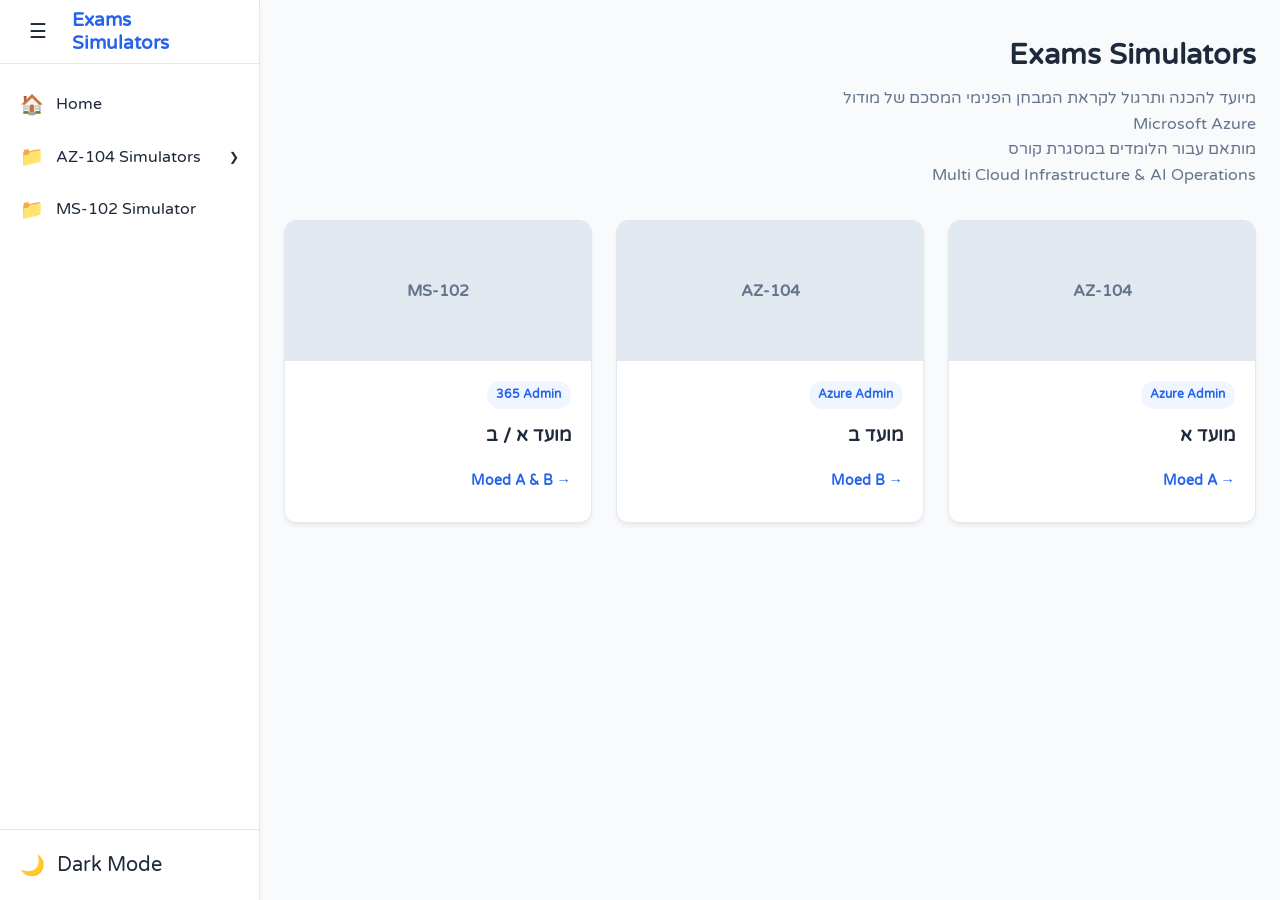
<file: index.html>
<!DOCTYPE html>
<html lang="en" dir="ltr" data-theme="light">
<head>
    <meta charset="UTF-8">
    <meta name="viewport" content="width=device-width, initial-scale=1.0, viewport-fit=cover">
    <meta name="description" content="Exam simulators content hub">
    <title>Exams Simulators</title>
    <link rel="preconnect" href="https://fonts.googleapis.com">
    <link rel="preconnect" href="https://fonts.gstatic.com" crossorigin>
    <link href="https://fonts.googleapis.com/css2?family=Varela+Round&display=swap" rel="stylesheet">
    <link rel="stylesheet" href="style.css">
</head>
<body>
    <div class="app-layout">
        <aside class="sidebar" id="sidebar" aria-label="Main navigation">
            <div class="sidebar-header">
                <button class="icon-btn" id="menu-toggle" type="button" aria-label="Toggle navigation" aria-controls="sidebar" aria-expanded="true">
                    <span aria-hidden="true">☰</span>
                </button>
                <h1 class="logo-text">Exams<br>Simulators</h1>
            </div>

            <nav class="sidebar-nav">
                <!-- <ul class="nav-list">
                    <li class="nav-item has-submenu">
                        <button class="nav-link submenu-toggle" type="button" title="AZ-104 Simulators" aria-expanded="false">
                            <span class="nav-icon" aria-hidden="true">📁</span>
                            <span class="nav-label">AZ-104 Simulators</span>
                            <span class="chevron-icon" aria-hidden="true">❯</span>
                        </button>
                        <ul class="submenu">
                            <li><a href="./az-104/moed-a/az104moeda.html" target="content-frame" class="submenu-link">Moed-A</a></li>
                            <li><a href="./az-104/moed-b/az104moedb.html" target="content-frame" class="submenu-link">Moed-B</a></li>
                        </ul>
                    </li>
                </ul> -->
                <ul class="nav-list">

    <li class="nav-item">
        <a href="articles.html"
           target="content-frame"
           class="nav-link">
            <span class="nav-icon" aria-hidden="true">🏠</span>
            <span class="nav-label">Home</span>
        </a>
    </li>

    <li class="nav-item has-submenu">
        <button class="nav-link submenu-toggle"
                type="button"
                title="AZ-104 Simulators"
                aria-expanded="false">

            <span class="nav-icon" aria-hidden="true">📁</span>
            <span class="nav-label">AZ-104 Simulators</span>
            <span class="chevron-icon" aria-hidden="true">❯</span>

        </button>

        <ul class="submenu">
            <li>
                <a href="./az-104/moed-a/az104moeda.html"
                   target="content-frame"
                   class="submenu-link">
                    Moed-A
                </a>
            </li>

            <li>
                <a href="./az-104/moed-b/az104moedb.html"
                   target="content-frame"
                   class="submenu-link">
                    Moed-B
                </a>
            </li>
        </ul>
    </li>
    <li class="nav-item">
        <a href="./ms-102/ms102moeda.html"
           target="content-frame"
           class="nav-link">
            <span class="nav-icon" aria-hidden="true">📁</span>
            <span class="nav-label">MS-102 Simulator</span>
        </a>
    </li>

</ul>
            </nav>

            <div class="sidebar-footer">
                <button class="icon-btn theme-btn" id="theme-toggle" type="button" aria-label="Toggle theme">
                    <span class="theme-icon" aria-hidden="true">🌙</span>
                    <span class="nav-label">Dark Mode</span>
                </button>
            </div>
        </aside>

        <button class="sidebar-backdrop" id="sidebar-backdrop" type="button" aria-label="Close navigation" tabindex="-1"></button>

        <main class="main-container">
            <div class="mobile-toolbar">
                <button class="icon-btn mobile-menu-btn" id="mobile-menu-toggle" type="button" aria-label="Open navigation" aria-controls="sidebar" aria-expanded="false">
                    <span aria-hidden="true">☰</span>
                </button>
                <span class="mobile-title">Exams Simulators</span>
            </div>
            <iframe name="content-frame" id="content-frame" src="articles.html" title="Main content"></iframe>
        </main>
    </div>
    <script src="script.js"></script>
</body>
</html>
</file>
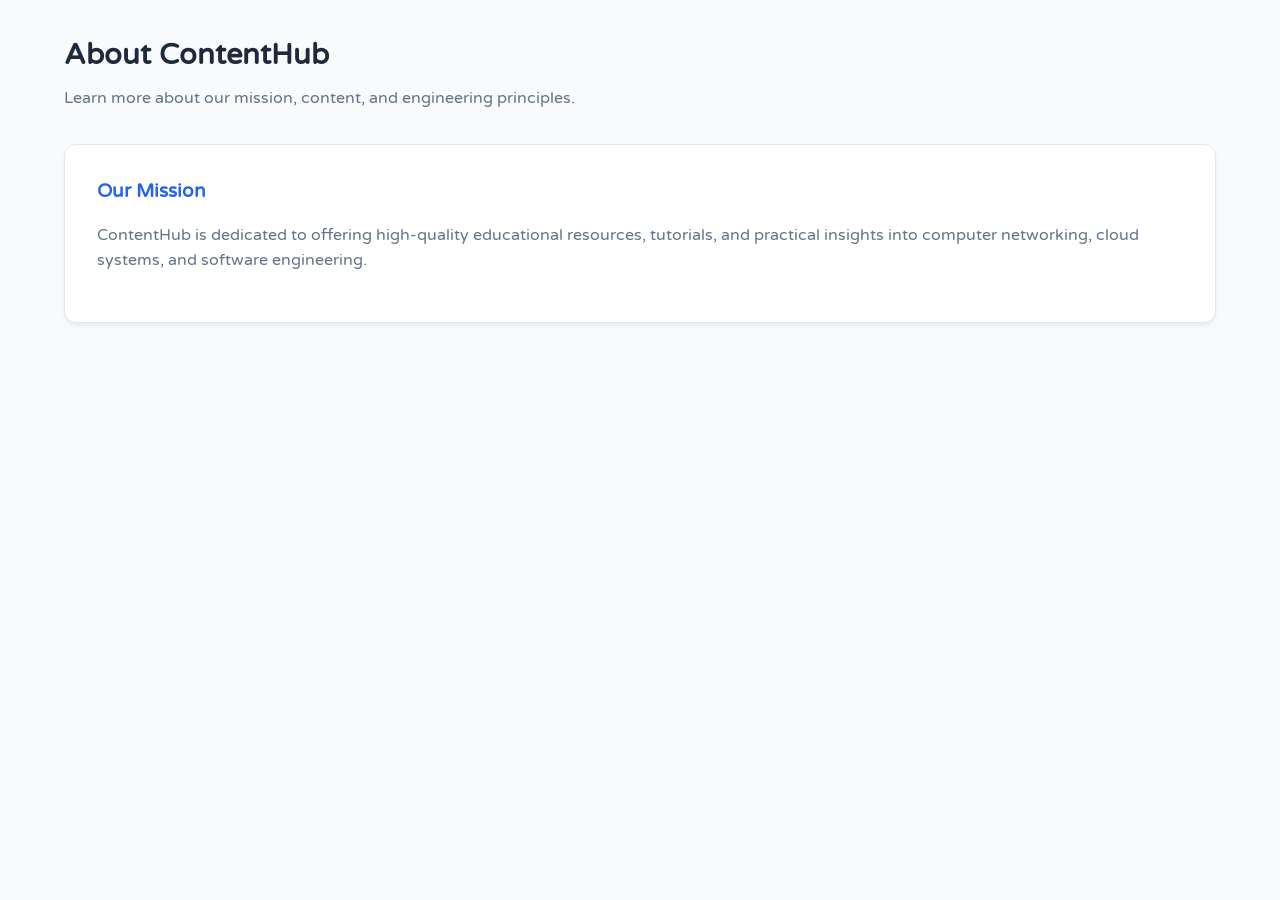
<file: about.html>
<!DOCTYPE html>
<html lang="en" dir="ltr" data-theme="light">
<head>
    <meta charset="UTF-8">
    <meta name="viewport" content="width=device-width, initial-scale=1.0, viewport-fit=cover">
    <meta name="description" content="About ContentHub">
    <title>About ContentHub</title>
    <link rel="preconnect" href="https://fonts.googleapis.com">
    <link rel="preconnect" href="https://fonts.gstatic.com" crossorigin>
    <link href="https://fonts.googleapis.com/css2?family=Varela+Round&display=swap" rel="stylesheet">
    <link rel="stylesheet" href="style.css">
</head>
<body class="iframe-body">
    <section class="hero-text">
        <h2>About ContentHub</h2>
        <p>Learn more about our mission, content, and engineering principles.</p>
    </section>
    <div class="page-card">
        <h3>Our Mission</h3>
        <p>ContentHub is dedicated to offering high-quality educational resources, tutorials, and practical insights into computer networking, cloud systems, and software engineering.</p>
    </div>
</body>
</html>
</file>
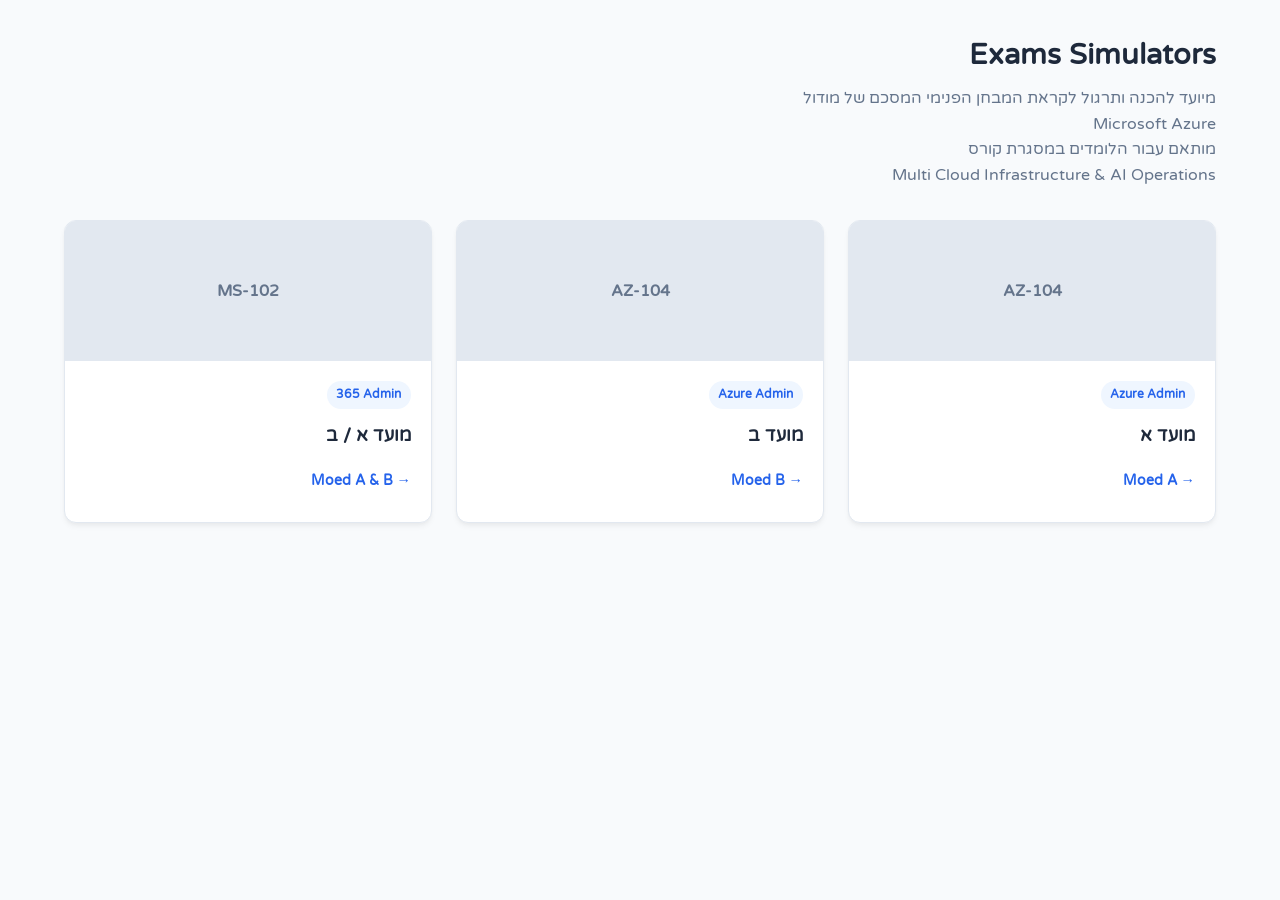
<file: articles.html>
<!DOCTYPE html>
<html lang="he" dir="rtl" data-theme="light">
<head>
    <meta charset="UTF-8">
    <meta name="viewport" content="width=device-width, initial-scale=1.0, viewport-fit=cover">
    <meta name="description" content="סימולטורים לתרגול מבחני Azure">
    <title>סימולטורים למבחנים</title>
    <link rel="preconnect" href="https://fonts.googleapis.com">
    <link rel="preconnect" href="https://fonts.gstatic.com" crossorigin>
    <link href="https://fonts.googleapis.com/css2?family=Varela+Round&display=swap" rel="stylesheet">
    <link rel="stylesheet" href="style.css">
</head>
<body class="iframe-body" dir="rtl">
    <header class="hero-text">
        <h2>Exams Simulators</h2>
        <p>מיועד להכנה ותרגול לקראת המבחן הפנימי המסכם של מודול</p>
        <p><span dir="ltr">Microsoft Azure</span></p>
        <p>מותאם עבור הלומדים במסגרת קורס</p>
        <p><span dir="ltr">Multi Cloud Infrastructure &amp; AI Operations</span></p>
    </header>

    <div class="articles-grid">
        <article class="card">
            <div class="card-image-placeholder" dir="ltr">AZ-104</div>
            <div class="card-content">
                <span class="badge" dir="ltr">Azure Admin</span>
                <h3>מועד א</h3>
                <a href="./az-104/moed-a/az104moeda.html" class="read-more" dir="ltr">Moed A →</a>
            </div>
        </article>

        <article class="card">
            <div class="card-image-placeholder" dir="ltr">AZ-104</div>
            <div class="card-content">
                <span class="badge" dir="ltr">Azure Admin</span>
                <h3>מועד ב</h3>
                <a href="./az-104/moed-b/az104moedb.html" class="read-more" dir="ltr">Moed B →</a>
            </div>
        </article>

        <article class="card">
            <div class="card-image-placeholder" dir="ltr">MS-102</div>
            <div class="card-content">
                <span class="badge" dir="ltr">365 Admin</span>
                <h3>מועד א / ב</h3>
                <a href="./ms-102/ms102moeda.html" class="read-more" dir="ltr">Moed A & B →</a>
            </div>
        </article>
    </div>
</body>
</html>
</file>
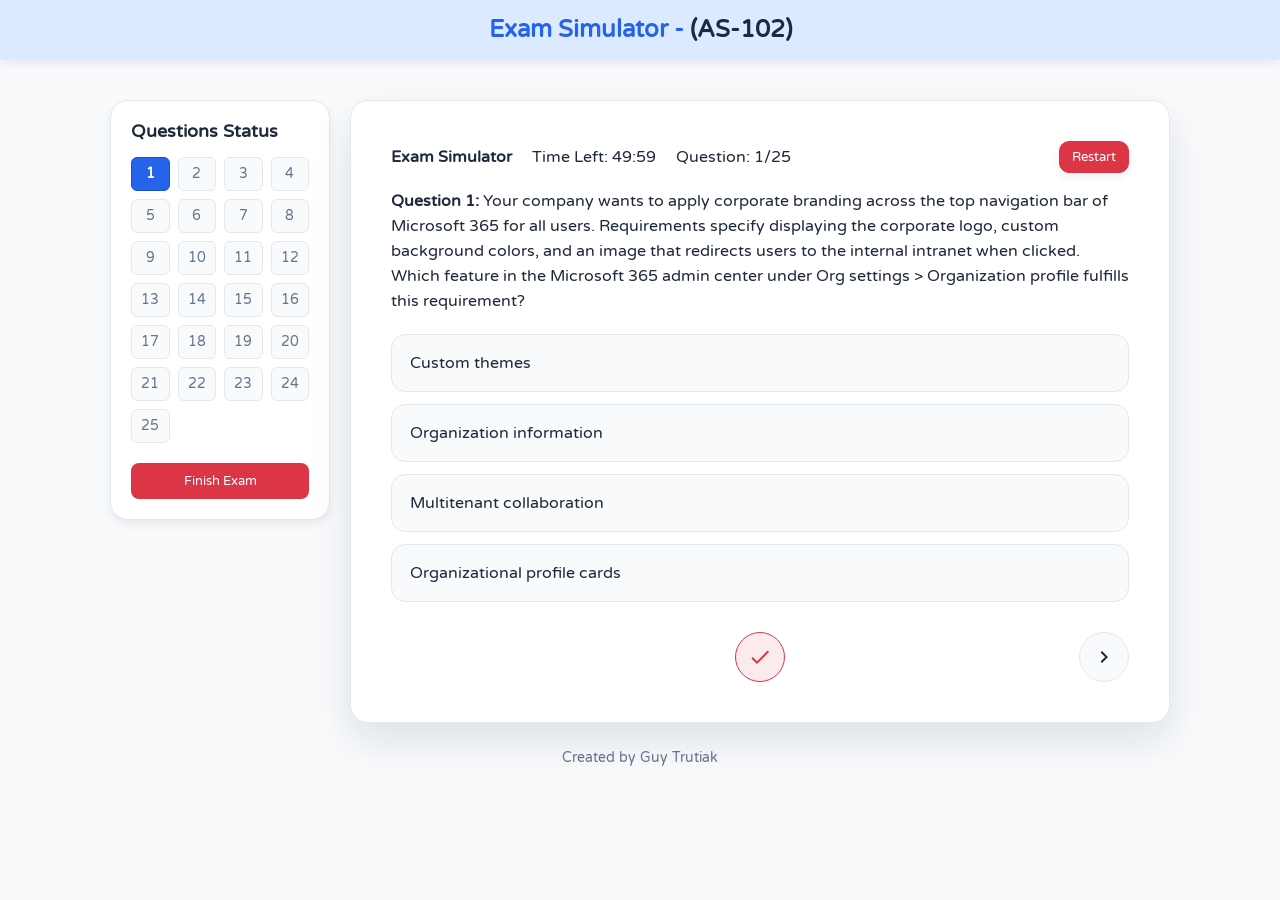
<file: ms-102/ms102moeda.html>
<!DOCTYPE html>
<html lang="en" dir="ltr" data-theme="light">
<head>
    <meta charset="UTF-8">
    <meta name="viewport" content="width=device-width, initial-scale=1.0">
    <title>AZ-104 Exam Simulator (Moed A)</title>
    <link rel="stylesheet" href="moed-a.css">
</head>
<body>
    <nav class="navbar"><div class="logo">Exam Simulator - <span>(AS-102)</span></div></nav>
    
    <div id="main-wrapper">
        <div id="sidebar">
            <h3 id="sidebar-title">Questions Status</h3>
            <div id="nav-list"></div>
            <div id="sidebar-footer">
                <button class="finish-btn" onclick="showResults()">Finish Exam</button>
            </div>
        </div>

        <div id="quiz-container">
            <div id="quiz-header">
                <div class="menu-top">
                    <strong>Exam Simulator</strong>
                    <span id="timer-display">Time Left: 50:00</span>
                    <span id="progress-indicator">Question: 1/25</span>
                    <button id="reset-btn" onclick="location.reload()">Restart</button>
                </div>
            </div>
            <div id="question-area" class="fade-in"></div>
            <div id="feedback-area"></div>
            
            <div id="navigation-controls">
                <button id="prev-btn" onclick="prevQuestion()" title="Previous Question">
                    <svg viewBox="0 0 24 24"><path d="M15.41 7.41L14 6l-6 6 6 6 1.41-1.41L10.83 12z"/></svg>
                </button>
                <button id="submit-btn" onclick="showResults()" title="Finish Exam">
                    <svg viewBox="0 0 24 24"><path d="M9 16.17L4.83 12l-1.42 1.41L9 19 21 7l-1.41-1.41z"/></svg>
                </button>
                <button id="next-btn-nav" onclick="nextQuestion()" title="Next Question">
                    <svg viewBox="0 0 24 24"><path d="M10 6L8.59 7.41 13.17 12l-4.58 4.59L10 18l6-6z"/></svg>
                </button>
            </div>
        </div>
    </div>
    
    <footer>Created by Guy Trutiak</footer>
    <script src="moed-a.js"></script>
</body>
</html>
</file>
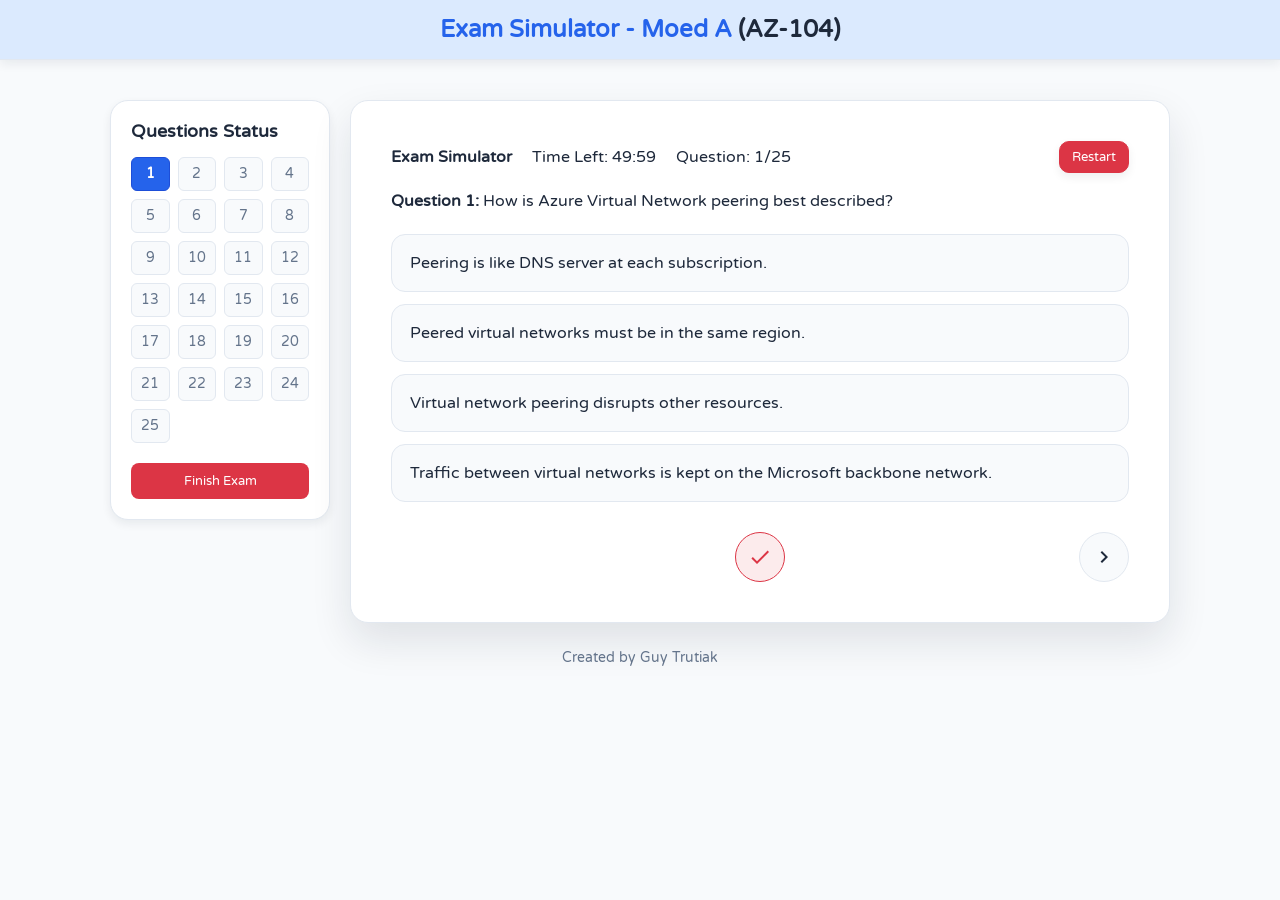
<file: az-104/moed-a/az104moeda.html>
<!DOCTYPE html>
<html lang="en" dir="ltr" data-theme="light">
<head>
    <meta charset="UTF-8">
    <meta name="viewport" content="width=device-width, initial-scale=1.0">
    <title>AZ-104 Exam Simulator (Moed A)</title>
    <link rel="stylesheet" href="moed-a.css">
</head>
<body>
    <nav class="navbar"><div class="logo">Exam Simulator - Moed A <span>(AZ-104)</span></div></nav>
    
    <div id="main-wrapper">
        <div id="sidebar">
            <h3 id="sidebar-title">Questions Status</h3>
            <div id="nav-list"></div>
            <div id="sidebar-footer">
                <button class="finish-btn" onclick="showResults()">Finish Exam</button>
            </div>
        </div>

        <div id="quiz-container">
            <div id="quiz-header">
                <div class="menu-top">
                    <strong>Exam Simulator</strong>
                    <span id="timer-display">Time Left: 50:00</span>
                    <span id="progress-indicator">Question: 1/25</span>
                    <button id="reset-btn" onclick="location.reload()">Restart</button>
                </div>
            </div>
            <div id="question-area" class="fade-in"></div>
            <div id="feedback-area"></div>
            
            <div id="navigation-controls">
                <button id="prev-btn" onclick="prevQuestion()" title="Previous Question">
                    <svg viewBox="0 0 24 24"><path d="M15.41 7.41L14 6l-6 6 6 6 1.41-1.41L10.83 12z"/></svg>
                </button>
                <button id="submit-btn" onclick="showResults()" title="Finish Exam">
                    <svg viewBox="0 0 24 24"><path d="M9 16.17L4.83 12l-1.42 1.41L9 19 21 7l-1.41-1.41z"/></svg>
                </button>
                <button id="next-btn-nav" onclick="nextQuestion()" title="Next Question">
                    <svg viewBox="0 0 24 24"><path d="M10 6L8.59 7.41 13.17 12l-4.58 4.59L10 18l6-6z"/></svg>
                </button>
            </div>
        </div>
    </div>
    
    <footer>Created by Guy Trutiak</footer>
    <script src="moed-a.js"></script>
</body>
</html>
</file>
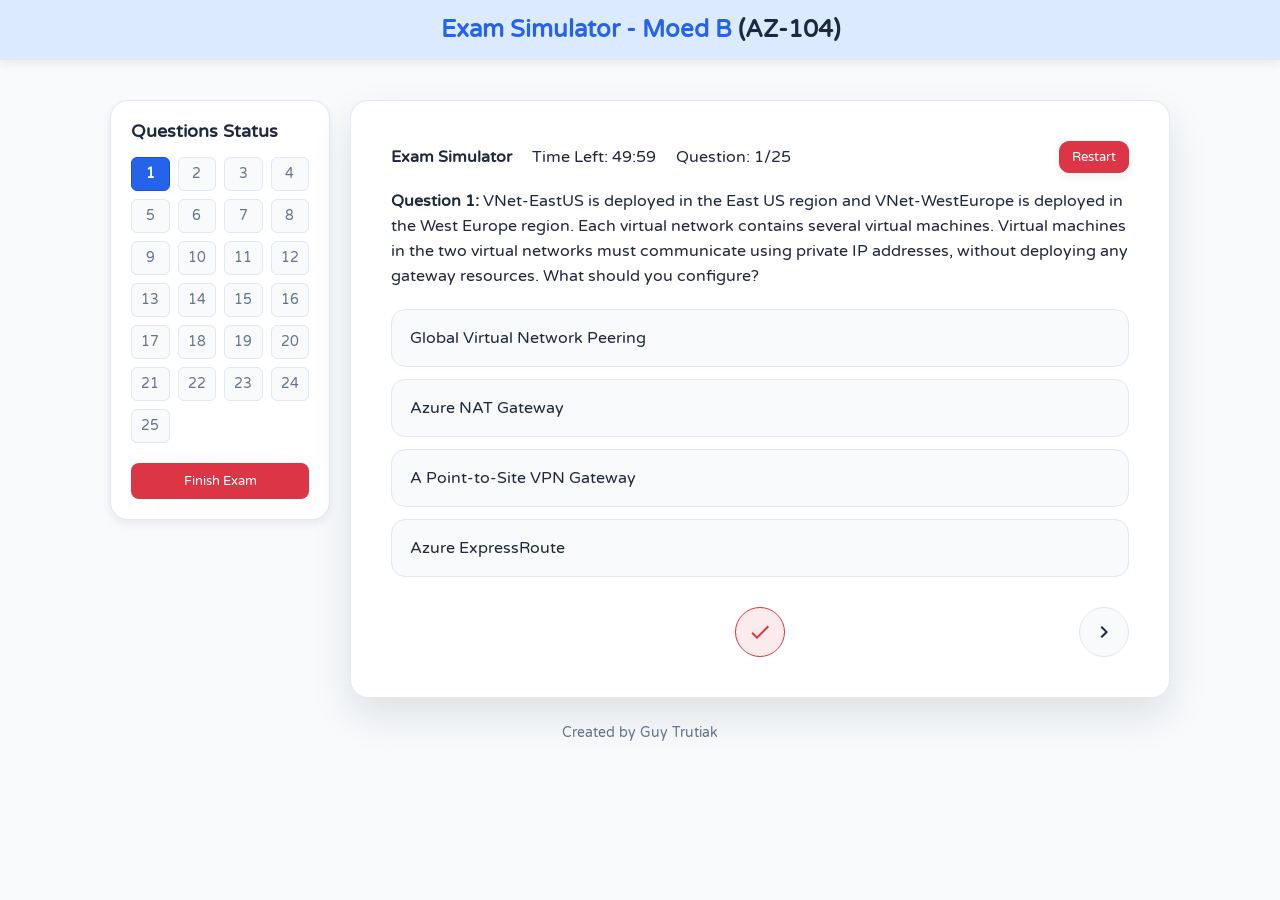
<file: az-104/moed-b/az104moedb.html>
<!DOCTYPE html>
<html lang="en" dir="ltr" data-theme="light">
<head>
    <meta charset="UTF-8">
    <meta name="viewport" content="width=device-width, initial-scale=1.0">
    <title>AZ-104 Exam Simulator (Moed B)</title>
    <link rel="stylesheet" href="moed-b.css">
</head>
<body>
    <nav class="navbar"><div class="logo">Exam Simulator - Moed B <span>(AZ-104)</span></div></nav>
    
    <div id="main-wrapper">
        <div id="sidebar">
            <h3 id="sidebar-title">Questions Status</h3>
            <div id="nav-list"></div>
            <div id="sidebar-footer">
                <button class="finish-btn" onclick="showResults()">Finish Exam</button>
            </div>
        </div>

        <div id="quiz-container">
            <div id="quiz-header">
                <div class="menu-top">
                    <strong>Exam Simulator</strong>
                    <span id="timer-display">Time Left: 50:00</span>
                    <span id="progress-indicator">Question: 1/25</span>
                    <button id="reset-btn" onclick="location.reload()">Restart</button>
                </div>
            </div>
            <div id="question-area" class="fade-in"></div>
            <div id="feedback-area"></div>
            
            <div id="navigation-controls">
                <button id="prev-btn" onclick="prevQuestion()" title="Previous Question">
                    <svg viewBox="0 0 24 24"><path d="M15.41 7.41L14 6l-6 6 6 6 1.41-1.41L10.83 12z"/></svg>
                </button>
                <button id="submit-btn" onclick="showResults()" title="Finish Exam">
                    <svg viewBox="0 0 24 24"><path d="M9 16.17L4.83 12l-1.42 1.41L9 19 21 7l-1.41-1.41z"/></svg>
                </button>
                <button id="next-btn-nav" onclick="nextQuestion()" title="Next Question">
                    <svg viewBox="0 0 24 24"><path d="M10 6L8.59 7.41 13.17 12l-4.58 4.59L10 18l6-6z"/></svg>
                </button>
            </div>
        </div>
    </div>
    
    <footer>Created by Guy Trutiak</footer>
    <script src="moed-b.js"></script>
</body>
</html>
</file>
<file: style.css>
:root {
    --font-family: 'Varela Round', sans-serif;
    --bg-color: #f8fafc;
    --surface-color: #ffffff;
    --text-color: #1e293b;
    --text-muted: #64748b;
    --border-color: #e2e8f0;
    --primary-color: #2563eb;
    --primary-hover: #1d4ed8;
    --badge-bg: #eff6ff;
    --shadow: 0 4px 6px -1px rgba(0, 0, 0, 0.05), 0 2px 4px -1px rgba(0, 0, 0, 0.03);
    --shadow-lg: 0 10px 15px -3px rgba(0, 0, 0, 0.1);
    --sidebar-width: 260px;
    --sidebar-collapsed-width: 72px;
    --mobile-toolbar-height: 56px;
}

[data-theme="dark"] {
    --bg-color: #0f172a;
    --surface-color: #1e293b;
    --text-color: #f8fafc;
    --text-muted: #94a3b8;
    --border-color: #334155;
    --primary-color: #3b82f6;
    --primary-hover: #60a5fa;
    --badge-bg: #1e3a8a;
    --shadow: 0 4px 6px -1px rgba(0, 0, 0, 0.3);
    --shadow-lg: 0 10px 25px -5px rgba(0, 0, 0, 0.5);
}

* { box-sizing: border-box; margin: 0; padding: 0; }

html, body {
    width: 100%;
    min-height: 100%;
    font-family: var(--font-family);
    background-color: var(--bg-color);
    color: var(--text-color);
}

body { overflow: hidden; }
button, a { -webkit-tap-highlight-color: transparent; }
button:focus-visible, a:focus-visible { outline: 3px solid color-mix(in srgb, var(--primary-color) 45%, transparent); outline-offset: 2px; }

.app-layout { display: flex; width: 100%; height: 100dvh; min-height: 100vh; }

.sidebar {
    width: var(--sidebar-width);
    height: 100dvh;
    background-color: var(--surface-color);
    border-right: 1px solid var(--border-color);
    display: flex;
    flex-direction: column;
    transition: width 0.3s cubic-bezier(0.4, 0, 0.2, 1), transform 0.3s ease;
    z-index: 1000;
    box-shadow: var(--shadow);
    flex-shrink: 0;
}

.sidebar.collapsed { width: var(--sidebar-collapsed-width); }
.sidebar-header { min-height: 64px; display: flex; align-items: center; padding: 0 1rem; gap: 0.75rem; border-bottom: 1px solid var(--border-color); overflow: hidden; white-space: nowrap; }
.logo-text { font-size: 1.2rem; line-height: 1.15; color: var(--primary-color); transition: opacity 0.2s ease, width 0.2s ease; }
.sidebar.collapsed .logo-text { opacity: 0; width: 0; pointer-events: none; }

.icon-btn { background: none; border: none; font-size: 1.25rem; color: var(--text-color); cursor: pointer; padding: 0.5rem; border-radius: 8px; display: flex; align-items: center; justify-content: center; transition: background-color 0.2s; min-width: 44px; min-height: 44px; font-family: var(--font-family); }
.icon-btn:hover { background-color: var(--border-color); }
.sidebar-nav { flex-grow: 1; padding: 1rem 0.5rem; overflow-y: auto; overscroll-behavior: contain; }
.nav-list, .submenu { list-style: none; }
.nav-item { margin-bottom: 0.25rem; }
.nav-link { width: 100%; display: flex; align-items: center; gap: 0.75rem; padding: 0.8rem 0.75rem; color: var(--text-color); text-decoration: none; font-weight: 500; border-radius: 8px; background: none; border: none; font-size: 1rem; font-family: var(--font-family); cursor: pointer; transition: background-color 0.2s, color 0.2s; white-space: nowrap; overflow: hidden; }
.nav-icon { font-size: 1.2rem; min-width: 24px; text-align: center; }
.nav-label { flex-grow: 1; text-align: left; transition: opacity 0.2s ease, width 0.2s ease; }
.chevron-icon { font-size: 0.75rem; transition: transform 0.3s ease; }
.has-submenu.open .chevron-icon { transform: rotate(90deg); }
.sidebar.collapsed .nav-label, .sidebar.collapsed .chevron-icon { opacity: 0; width: 0; display: none; }
.nav-link:hover, .nav-link.active, .submenu-link:hover, .submenu-link.active { background-color: var(--border-color); color: var(--primary-color); }
.submenu { max-height: 0; overflow: hidden; transition: max-height 0.3s ease-out; padding-left: 2.5rem; }
.has-submenu.open .submenu { max-height: 70vh; }
.sidebar.collapsed .submenu { display: none; }
.submenu-link { display: block; padding: 0.65rem 0.75rem; color: var(--text-muted); text-decoration: none; font-size: 0.9rem; border-radius: 6px; transition: color 0.2s, background-color 0.2s; white-space: nowrap; min-height: 44px; }
.sidebar-footer { padding: 0.75rem 0.5rem max(0.75rem, env(safe-area-inset-bottom)); border-top: 1px solid var(--border-color); }
.theme-btn { width: 100%; justify-content: flex-start; gap: 0.75rem; padding: 0.65rem 0.75rem; }
.sidebar.collapsed .theme-btn { justify-content: center; }

.main-container { flex: 1 1 auto; min-width: 0; height: 100dvh; background-color: var(--bg-color); }
#content-frame { display: block; width: 100%; height: 100%; border: 0; background-color: var(--bg-color); }
.mobile-toolbar { display: none; }
.sidebar-backdrop { display: none; }

.iframe-body { min-height: 100%; overflow-x: hidden; overflow-y: auto; background-color: var(--bg-color); color: var(--text-color); padding: clamp(1rem, 4vw, 2rem) clamp(1rem, 3vw, 1.5rem); max-width: 1200px; margin: 0 auto; font-family: var(--font-family); line-height: 1.6; }
.hero-text { margin-bottom: 2rem; }
.hero-text h2 { font-size: clamp(1.5rem, 5vw, 1.8rem); margin-bottom: 0.5rem; overflow-wrap: anywhere; }
.hero-text p { color: var(--text-muted); overflow-wrap: anywhere; }
.articles-grid { display: grid; grid-template-columns: repeat(auto-fit, minmax(min(100%, 280px), 1fr)); gap: 1.5rem; }
.card { min-width: 0; background-color: var(--surface-color); border: 1px solid var(--border-color); border-radius: 12px; overflow: hidden; box-shadow: var(--shadow); transition: transform 0.2s ease, box-shadow 0.2s ease; display: flex; flex-direction: column; }
.card:hover { transform: translateY(-4px); box-shadow: var(--shadow-lg); }
.card-image-placeholder { min-height: 140px; background-color: var(--border-color); display: flex; align-items: center; justify-content: center; color: var(--text-muted); font-weight: 700; }
.card-content { padding: 1.25rem; display: flex; flex-direction: column; align-items: flex-start; flex-grow: 1; min-width: 0; }
.badge { background-color: var(--badge-bg); color: var(--primary-color); font-size: 0.75rem; font-weight: 600; padding: 0.25rem 0.6rem; border-radius: 20px; margin-bottom: 0.75rem; }
.card-content h3 { width: 100%; font-size: 1.15rem; margin-bottom: 0.5rem; }
.card-content p { color: var(--text-muted); font-size: 0.9rem; margin-bottom: 1.25rem; flex-grow: 1; }
.read-more { color: var(--primary-color); text-decoration: none; font-weight: 600; font-size: 0.9rem; min-height: 44px; display: inline-flex; align-items: center; }
.read-more:hover { color: var(--primary-hover); }
.page-card { background-color: var(--surface-color); border: 1px solid var(--border-color); border-radius: 12px; padding: clamp(1.25rem, 5vw, 2rem); box-shadow: var(--shadow); margin-top: 1rem; overflow-wrap: anywhere; }
.page-card h3 { margin-bottom: 1rem; color: var(--primary-color); }
.page-card p { color: var(--text-muted); margin-bottom: 1rem; }

@media (max-width: 768px) {
    .app-layout { display: block; }
    .sidebar { position: fixed; inset: 0 auto 0 0; width: min(86vw, 320px); max-width: 100%; transform: translateX(-105%); box-shadow: var(--shadow-lg); }
    .sidebar.collapsed { width: min(86vw, 320px); }
    .sidebar.mobile-open { transform: translateX(0); }
    .sidebar.collapsed .logo-text, .sidebar.collapsed .nav-label, .sidebar.collapsed .chevron-icon { display: initial; opacity: 1; width: auto; pointer-events: auto; }
    .sidebar.collapsed .theme-btn { justify-content: flex-start; }
    .sidebar-backdrop { position: fixed; inset: 0; z-index: 900; display: block; border: 0; background: rgba(15, 23, 42, 0.58); opacity: 0; visibility: hidden; transition: opacity 0.25s ease, visibility 0.25s ease; }
    .menu-open .sidebar-backdrop { opacity: 1; visibility: visible; }
    .main-container { width: 100%; height: 100dvh; }
    .mobile-toolbar { height: var(--mobile-toolbar-height); display: flex; align-items: center; gap: 0.65rem; padding: max(0.35rem, env(safe-area-inset-top)) 0.75rem 0.35rem; background: var(--surface-color); border-bottom: 1px solid var(--border-color); box-shadow: var(--shadow); }
    .mobile-title { color: var(--primary-color); font-weight: 700; font-size: 1rem; white-space: nowrap; overflow: hidden; text-overflow: ellipsis; }
    #content-frame { height: calc(100dvh - var(--mobile-toolbar-height)); }
    .iframe-body { padding: 1rem; }
    .hero-text { margin-bottom: 1.25rem; }
    .articles-grid { grid-template-columns: 1fr; gap: 1rem; }
    .card-image-placeholder { min-height: 110px; }
    .card-content { padding: 1rem; }
    .card:hover { transform: none; }
}

@media (max-width: 380px) {
    .iframe-body { padding: 0.75rem; }
    .page-card { padding: 1rem; }
    .card-image-placeholder { min-height: 90px; }
}

@media (prefers-reduced-motion: reduce) {
    *, *::before, *::after { scroll-behavior: auto !important; transition-duration: 0.01ms !important; animation-duration: 0.01ms !important; animation-iteration-count: 1 !important; }
}
</file>
<file: ms-102/moed-a.css>
@import url('https://fonts.googleapis.com/css2?family=Varela+Round&display=swap');

:root {
  --font-family: 'Varela Round', sans-serif;
  --bg-color: #f8fafc;
  --page-accent: #dbeafe;
  --surface-color: #ffffff;
  --surface-soft: #f8fafc;
  --text-color: #1e293b;
  --text-muted: #64748b;
  --border-color: #e2e8f0;
  --primary-color: #2563eb;
  --primary-hover: #1d4ed8;
  --danger-color: #dc3545;
  --danger-hover: #b91c1c;
  --success-bg: #dcfce7;
  --success-border: #22c55e;
  --success-text: #166534;
  --error-bg: #fee2e2;
  --error-border: #ef4444;
  --error-text: #991b1b;
  --warning-bg: #fef3c7;
  --warning-border: #facc15;
  --warning-text: #854d0e;
  --shadow: 0 4px 10px rgba(15, 23, 42, .07);
  --shadow-lg: 0 18px 40px rgba(15, 23, 42, .11);
}

[data-theme="dark"] {
  --bg-color: #0f172a;
  --page-accent: #172554;
  --surface-color: #1e293b;
  --surface-soft: #111827;
  --text-color: #f8fafc;
  --text-muted: #94a3b8;
  --border-color: #334155;
  --primary-color: #3b82f6;
  --primary-hover: #60a5fa;
  --danger-color: #ef4444;
  --danger-hover: #f87171;
  --success-bg: #143524;
  --success-border: #22c55e;
  --success-text: #bbf7d0;
  --error-bg: #451a1a;
  --error-border: #ef4444;
  --error-text: #fecaca;
  --warning-bg: #422006;
  --warning-border: #eab308;
  --warning-text: #fef08a;
  --shadow: 0 4px 10px rgba(0, 0, 0, .28);
  --shadow-lg: 0 18px 40px rgba(0, 0, 0, .42);
}

* { box-sizing: border-box; }
html { color-scheme: light; background: var(--bg-color); }
html[data-theme="dark"] { color-scheme: dark; }
body { font-family: var(--font-family); background: var(--bg-color); color: var(--text-color); margin: 0; padding-bottom: 50px; min-height: 100vh; transition: background-color .3s ease, color .3s ease; }
.navbar { background: var(--page-accent); padding: 15px 50px; display: flex; justify-content: center; box-shadow: var(--shadow); margin-bottom: 40px; border-bottom: 1px solid var(--border-color); }
.logo { font-size: 1.5em; font-weight: bold; color: var(--primary-color); }
.logo span { color: var(--text-color); }
#main-wrapper { display: flex; max-width: 1100px; margin: 0 auto; gap: 20px; align-items: flex-start; padding: 0 20px; }
#sidebar { width: 220px; flex: 0 0 220px; background: var(--surface-color); padding: 20px; border-radius: 18px; box-shadow: var(--shadow); border: 1px solid var(--border-color); }
#sidebar-title { font-size: 1.1em; color: var(--text-color); margin: 0 0 15px; }
#sidebar-footer { margin-top: 20px; }
#nav-list { display: grid; grid-template-columns: repeat(4, 1fr); gap: 8px; margin-top: 15px; }
.nav-item { padding: 8px; border-radius: 6px; font-size: .85em; border: 1px solid var(--border-color); color: var(--text-muted); background: var(--surface-soft); text-align: center; transition: .2s; }
.status-answered { background: color-mix(in srgb, var(--primary-color) 14%, var(--surface-color)) !important; border-color: var(--primary-color) !important; color: var(--primary-color); }
.status-current { background: var(--primary-color) !important; color: #fff; border-color: var(--primary-hover); font-weight: bold; }
.status-not-answered { background: var(--surface-soft); }
.status-skipped { background: var(--warning-bg) !important; border-color: var(--warning-border) !important; color: var(--warning-text); }
#quiz-container { background: var(--surface-color); padding: 40px; border-radius: 18px; box-shadow: var(--shadow-lg); flex-grow: 1; min-width: 0; border: 1px solid var(--border-color); }
#question-area p { color: var(--text-color); }
#navigation-controls { display: flex; justify-content: space-between; align-items: center; margin-top: 30px; }
#navigation-controls button { background: var(--surface-soft); color: var(--text-color); border: 1px solid var(--border-color); border-radius: 50%; width: 50px; height: 50px; cursor: pointer; display: flex; align-items: center; justify-content: center; transition: all .2s ease; }
#navigation-controls button:hover { background: var(--primary-color); color: white; border-color: var(--primary-color); }
#navigation-controls button svg { width: 24px; height: 24px; fill: currentColor; }
#reset-btn { background: var(--danger-color); border: 1px solid var(--danger-color); padding: 7px 12px; border-radius: 10px; cursor: pointer; font-family: var(--font-family); color: #fff; box-shadow: var(--shadow); margin-left: auto; }
#reset-btn:hover { background: var(--danger-hover); }
.menu-top { display: flex; align-items: center; gap: 20px; width: 100%; flex-wrap: wrap; }
#submit-btn { background: color-mix(in srgb, var(--danger-color) 10%, var(--surface-color)) !important; border-color: var(--danger-color) !important; color: var(--danger-color) !important; }
#submit-btn:hover { background: var(--danger-color) !important; color: white !important; }
.option-btn { display: block; width: 100%; margin: 12px 0; padding: 18px; border-radius: 14px; border: 1px solid var(--border-color); background: var(--surface-soft); color: var(--text-color); transition: all .2s; font-family: var(--font-family); font-size: 1em; text-align: left; cursor: pointer; }
.option-btn:hover:not(:disabled) { background: color-mix(in srgb, var(--primary-color) 10%, var(--surface-color)); border-color: var(--primary-color); }
.option-btn:disabled { cursor: not-allowed; opacity: .92; }
.correct-option, .table-correct { background: var(--success-bg) !important; border-color: var(--success-border) !important; color: var(--success-text) !important; font-weight: bold; }
.wrong-option, .table-wrong { background: var(--error-bg) !important; border-color: var(--error-border) !important; color: var(--error-text) !important; }
.feedback-card { margin-top: 20px; padding: 20px; border-radius: 14px; background: var(--surface-soft); border: 2px solid var(--success-border); box-shadow: var(--shadow); }
.feedback-row { margin-bottom: 10px; font-size: 1.05em; color: var(--text-color); }
.feedback-row:last-child { margin-bottom: 0; }
.correct-answer-box { padding: 12px 15px; background: var(--success-bg); border: 1px solid var(--success-border); border-radius: 10px; color: var(--success-text); font-weight: 500; }
.finish-btn { width: 100%; padding: 10px; background: var(--danger-color); color: white; border: none; border-radius: 8px; cursor: pointer; font-family: var(--font-family); }
.finish-btn:hover { background: var(--danger-hover); }
footer { text-align: center; color: var(--text-muted); padding-top: 2%; font-size: .9em; }
table { width: 100%; border-collapse: separate; border-spacing: 0 10px; margin-top: 20px; color: var(--text-color); }
th { text-align: left; padding: 10px 15px; color: var(--text-muted); }
td { padding: 15px; border: none; }
@keyframes fadeIn { from { opacity: 0; transform: translateY(10px); } to { opacity: 1; transform: translateY(0); } }
.fade-in { animation: fadeIn .5s ease-out forwards; }
@media (max-width: 760px) {
  .navbar { padding: 14px 20px; margin-bottom: 20px; }
  .logo { font-size: 1.15em; text-align: center; }
  #main-wrapper { flex-direction: column; padding: 0 12px; }
  #sidebar { width: 100%; flex-basis: auto; }
  #nav-list { grid-template-columns: repeat(5, 1fr); }
  #quiz-container { width: 100%; padding: 22px 18px; }
  .menu-top { gap: 10px; font-size: .92em; }
  table { display: block; overflow-x: auto; }
}
</file>
<file: az-104/moed-a/moed-a.css>
@import url('https://fonts.googleapis.com/css2?family=Varela+Round&display=swap');

:root {
  --font-family: 'Varela Round', sans-serif;
  --bg-color: #f8fafc;
  --page-accent: #dbeafe;
  --surface-color: #ffffff;
  --surface-soft: #f8fafc;
  --text-color: #1e293b;
  --text-muted: #64748b;
  --border-color: #e2e8f0;
  --primary-color: #2563eb;
  --primary-hover: #1d4ed8;
  --danger-color: #dc3545;
  --danger-hover: #b91c1c;
  --success-bg: #dcfce7;
  --success-border: #22c55e;
  --success-text: #166534;
  --error-bg: #fee2e2;
  --error-border: #ef4444;
  --error-text: #991b1b;
  --warning-bg: #fef3c7;
  --warning-border: #facc15;
  --warning-text: #854d0e;
  --shadow: 0 4px 10px rgba(15, 23, 42, .07);
  --shadow-lg: 0 18px 40px rgba(15, 23, 42, .11);
}

[data-theme="dark"] {
  --bg-color: #0f172a;
  --page-accent: #172554;
  --surface-color: #1e293b;
  --surface-soft: #111827;
  --text-color: #f8fafc;
  --text-muted: #94a3b8;
  --border-color: #334155;
  --primary-color: #3b82f6;
  --primary-hover: #60a5fa;
  --danger-color: #ef4444;
  --danger-hover: #f87171;
  --success-bg: #143524;
  --success-border: #22c55e;
  --success-text: #bbf7d0;
  --error-bg: #451a1a;
  --error-border: #ef4444;
  --error-text: #fecaca;
  --warning-bg: #422006;
  --warning-border: #eab308;
  --warning-text: #fef08a;
  --shadow: 0 4px 10px rgba(0, 0, 0, .28);
  --shadow-lg: 0 18px 40px rgba(0, 0, 0, .42);
}

* { box-sizing: border-box; }
html { color-scheme: light; background: var(--bg-color); }
html[data-theme="dark"] { color-scheme: dark; }
body { font-family: var(--font-family); background: var(--bg-color); color: var(--text-color); margin: 0; padding-bottom: 50px; min-height: 100vh; transition: background-color .3s ease, color .3s ease; }
.navbar { background: var(--page-accent); padding: 15px 50px; display: flex; justify-content: center; box-shadow: var(--shadow); margin-bottom: 40px; border-bottom: 1px solid var(--border-color); }
.logo { font-size: 1.5em; font-weight: bold; color: var(--primary-color); }
.logo span { color: var(--text-color); }
#main-wrapper { display: flex; max-width: 1100px; margin: 0 auto; gap: 20px; align-items: flex-start; padding: 0 20px; }
#sidebar { width: 220px; flex: 0 0 220px; background: var(--surface-color); padding: 20px; border-radius: 18px; box-shadow: var(--shadow); border: 1px solid var(--border-color); }
#sidebar-title { font-size: 1.1em; color: var(--text-color); margin: 0 0 15px; }
#sidebar-footer { margin-top: 20px; }
#nav-list { display: grid; grid-template-columns: repeat(4, 1fr); gap: 8px; margin-top: 15px; }
.nav-item { padding: 8px; border-radius: 6px; font-size: .85em; border: 1px solid var(--border-color); color: var(--text-muted); background: var(--surface-soft); text-align: center; transition: .2s; }
.status-answered { background: color-mix(in srgb, var(--primary-color) 14%, var(--surface-color)) !important; border-color: var(--primary-color) !important; color: var(--primary-color); }
.status-current { background: var(--primary-color) !important; color: #fff; border-color: var(--primary-hover); font-weight: bold; }
.status-not-answered { background: var(--surface-soft); }
.status-skipped { background: var(--warning-bg) !important; border-color: var(--warning-border) !important; color: var(--warning-text); }
#quiz-container { background: var(--surface-color); padding: 40px; border-radius: 18px; box-shadow: var(--shadow-lg); flex-grow: 1; min-width: 0; border: 1px solid var(--border-color); }
#question-area p { color: var(--text-color); }
#navigation-controls { display: flex; justify-content: space-between; align-items: center; margin-top: 30px; }
#navigation-controls button { background: var(--surface-soft); color: var(--text-color); border: 1px solid var(--border-color); border-radius: 50%; width: 50px; height: 50px; cursor: pointer; display: flex; align-items: center; justify-content: center; transition: all .2s ease; }
#navigation-controls button:hover { background: var(--primary-color); color: white; border-color: var(--primary-color); }
#navigation-controls button svg { width: 24px; height: 24px; fill: currentColor; }
#reset-btn { background: var(--danger-color); border: 1px solid var(--danger-color); padding: 7px 12px; border-radius: 10px; cursor: pointer; font-family: var(--font-family); color: #fff; box-shadow: var(--shadow); margin-left: auto; }
#reset-btn:hover { background: var(--danger-hover); }
.menu-top { display: flex; align-items: center; gap: 20px; width: 100%; flex-wrap: wrap; }
#submit-btn { background: color-mix(in srgb, var(--danger-color) 10%, var(--surface-color)) !important; border-color: var(--danger-color) !important; color: var(--danger-color) !important; }
#submit-btn:hover { background: var(--danger-color) !important; color: white !important; }
.option-btn { display: block; width: 100%; margin: 12px 0; padding: 18px; border-radius: 14px; border: 1px solid var(--border-color); background: var(--surface-soft); color: var(--text-color); transition: all .2s; font-family: var(--font-family); font-size: 1em; text-align: left; cursor: pointer; }
.option-btn:hover:not(:disabled) { background: color-mix(in srgb, var(--primary-color) 10%, var(--surface-color)); border-color: var(--primary-color); }
.option-btn:disabled { cursor: not-allowed; opacity: .92; }
.correct-option, .table-correct { background: var(--success-bg) !important; border-color: var(--success-border) !important; color: var(--success-text) !important; font-weight: bold; }
.wrong-option, .table-wrong { background: var(--error-bg) !important; border-color: var(--error-border) !important; color: var(--error-text) !important; }
.feedback-card { margin-top: 20px; padding: 20px; border-radius: 14px; background: var(--surface-soft); border: 2px solid var(--success-border); box-shadow: var(--shadow); }
.feedback-row { margin-bottom: 10px; font-size: 1.05em; color: var(--text-color); }
.feedback-row:last-child { margin-bottom: 0; }
.correct-answer-box { padding: 12px 15px; background: var(--success-bg); border: 1px solid var(--success-border); border-radius: 10px; color: var(--success-text); font-weight: 500; }
.finish-btn { width: 100%; padding: 10px; background: var(--danger-color); color: white; border: none; border-radius: 8px; cursor: pointer; font-family: var(--font-family); }
.finish-btn:hover { background: var(--danger-hover); }
footer { text-align: center; color: var(--text-muted); padding-top: 2%; font-size: .9em; }
table { width: 100%; border-collapse: separate; border-spacing: 0 10px; margin-top: 20px; color: var(--text-color); }
th { text-align: left; padding: 10px 15px; color: var(--text-muted); }
td { padding: 15px; border: none; }
@keyframes fadeIn { from { opacity: 0; transform: translateY(10px); } to { opacity: 1; transform: translateY(0); } }
.fade-in { animation: fadeIn .5s ease-out forwards; }
@media (max-width: 760px) {
  .navbar { padding: 14px 20px; margin-bottom: 20px; }
  .logo { font-size: 1.15em; text-align: center; }
  #main-wrapper { flex-direction: column; padding: 0 12px; }
  #sidebar { width: 100%; flex-basis: auto; }
  #nav-list { grid-template-columns: repeat(5, 1fr); }
  #quiz-container { width: 100%; padding: 22px 18px; }
  .menu-top { gap: 10px; font-size: .92em; }
  table { display: block; overflow-x: auto; }
}
</file>
<file: az-104/moed-b/moed-b.css>
@import url('https://fonts.googleapis.com/css2?family=Varela+Round&display=swap');

:root {
  --font-family: 'Varela Round', sans-serif;
  --bg-color: #f8fafc;
  --page-accent: #dbeafe;
  --surface-color: #ffffff;
  --surface-soft: #f8fafc;
  --text-color: #1e293b;
  --text-muted: #64748b;
  --border-color: #e2e8f0;
  --primary-color: #2563eb;
  --primary-hover: #1d4ed8;
  --danger-color: #dc3545;
  --danger-hover: #b91c1c;
  --success-bg: #dcfce7;
  --success-border: #22c55e;
  --success-text: #166534;
  --error-bg: #fee2e2;
  --error-border: #ef4444;
  --error-text: #991b1b;
  --warning-bg: #fef3c7;
  --warning-border: #facc15;
  --warning-text: #854d0e;
  --shadow: 0 4px 10px rgba(15, 23, 42, .07);
  --shadow-lg: 0 18px 40px rgba(15, 23, 42, .11);
}

[data-theme="dark"] {
  --bg-color: #0f172a;
  --page-accent: #172554;
  --surface-color: #1e293b;
  --surface-soft: #111827;
  --text-color: #f8fafc;
  --text-muted: #94a3b8;
  --border-color: #334155;
  --primary-color: #3b82f6;
  --primary-hover: #60a5fa;
  --danger-color: #ef4444;
  --danger-hover: #f87171;
  --success-bg: #143524;
  --success-border: #22c55e;
  --success-text: #bbf7d0;
  --error-bg: #451a1a;
  --error-border: #ef4444;
  --error-text: #fecaca;
  --warning-bg: #422006;
  --warning-border: #eab308;
  --warning-text: #fef08a;
  --shadow: 0 4px 10px rgba(0, 0, 0, .28);
  --shadow-lg: 0 18px 40px rgba(0, 0, 0, .42);
}

* { box-sizing: border-box; }
html { color-scheme: light; background: var(--bg-color); }
html[data-theme="dark"] { color-scheme: dark; }
body { font-family: var(--font-family); background: var(--bg-color); color: var(--text-color); margin: 0; padding-bottom: 50px; min-height: 100vh; transition: background-color .3s ease, color .3s ease; }
.navbar { background: var(--page-accent); padding: 15px 50px; display: flex; justify-content: center; box-shadow: var(--shadow); margin-bottom: 40px; border-bottom: 1px solid var(--border-color); }
.logo { font-size: 1.5em; font-weight: bold; color: var(--primary-color); }
.logo span { color: var(--text-color); }
#main-wrapper { display: flex; max-width: 1100px; margin: 0 auto; gap: 20px; align-items: flex-start; padding: 0 20px; }
#sidebar { width: 220px; flex: 0 0 220px; background: var(--surface-color); padding: 20px; border-radius: 18px; box-shadow: var(--shadow); border: 1px solid var(--border-color); }
#sidebar-title { font-size: 1.1em; color: var(--text-color); margin: 0 0 15px; }
#sidebar-footer { margin-top: 20px; }
#nav-list { display: grid; grid-template-columns: repeat(4, 1fr); gap: 8px; margin-top: 15px; }
.nav-item { padding: 8px; border-radius: 6px; font-size: .85em; border: 1px solid var(--border-color); color: var(--text-muted); background: var(--surface-soft); text-align: center; transition: .2s; }
.status-answered { background: color-mix(in srgb, var(--primary-color) 14%, var(--surface-color)) !important; border-color: var(--primary-color) !important; color: var(--primary-color); }
.status-current { background: var(--primary-color) !important; color: #fff; border-color: var(--primary-hover); font-weight: bold; }
.status-not-answered { background: var(--surface-soft); }
.status-skipped { background: var(--warning-bg) !important; border-color: var(--warning-border) !important; color: var(--warning-text); }
#quiz-container { background: var(--surface-color); padding: 40px; border-radius: 18px; box-shadow: var(--shadow-lg); flex-grow: 1; min-width: 0; border: 1px solid var(--border-color); }
#question-area p { color: var(--text-color); }
#navigation-controls { display: flex; justify-content: space-between; align-items: center; margin-top: 30px; }
#navigation-controls button { background: var(--surface-soft); color: var(--text-color); border: 1px solid var(--border-color); border-radius: 50%; width: 50px; height: 50px; cursor: pointer; display: flex; align-items: center; justify-content: center; transition: all .2s ease; }
#navigation-controls button:hover { background: var(--primary-color); color: white; border-color: var(--primary-color); }
#navigation-controls button svg { width: 24px; height: 24px; fill: currentColor; }
#reset-btn { background: var(--danger-color); border: 1px solid var(--danger-color); padding: 7px 12px; border-radius: 10px; cursor: pointer; font-family: var(--font-family); color: #fff; box-shadow: var(--shadow); margin-left: auto; }
#reset-btn:hover { background: var(--danger-hover); }
.menu-top { display: flex; align-items: center; gap: 20px; width: 100%; flex-wrap: wrap; }
#submit-btn { background: color-mix(in srgb, var(--danger-color) 10%, var(--surface-color)) !important; border-color: var(--danger-color) !important; color: var(--danger-color) !important; }
#submit-btn:hover { background: var(--danger-color) !important; color: white !important; }
.option-btn { display: block; width: 100%; margin: 12px 0; padding: 18px; border-radius: 14px; border: 1px solid var(--border-color); background: var(--surface-soft); color: var(--text-color); transition: all .2s; font-family: var(--font-family); font-size: 1em; text-align: left; cursor: pointer; }
.option-btn:hover:not(:disabled) { background: color-mix(in srgb, var(--primary-color) 10%, var(--surface-color)); border-color: var(--primary-color); }
.option-btn:disabled { cursor: not-allowed; opacity: .92; }
.correct-option, .table-correct { background: var(--success-bg) !important; border-color: var(--success-border) !important; color: var(--success-text) !important; font-weight: bold; }
.wrong-option, .table-wrong { background: var(--error-bg) !important; border-color: var(--error-border) !important; color: var(--error-text) !important; }
.feedback-card { margin-top: 20px; padding: 20px; border-radius: 14px; background: var(--surface-soft); border: 2px solid var(--success-border); box-shadow: var(--shadow); }
.feedback-row { margin-bottom: 10px; font-size: 1.05em; color: var(--text-color); }
.feedback-row:last-child { margin-bottom: 0; }
.correct-answer-box { padding: 12px 15px; background: var(--success-bg); border: 1px solid var(--success-border); border-radius: 10px; color: var(--success-text); font-weight: 500; }
.finish-btn { width: 100%; padding: 10px; background: var(--danger-color); color: white; border: none; border-radius: 8px; cursor: pointer; font-family: var(--font-family); }
.finish-btn:hover { background: var(--danger-hover); }
footer { text-align: center; color: var(--text-muted); padding-top: 2%; font-size: .9em; }
table { width: 100%; border-collapse: separate; border-spacing: 0 10px; margin-top: 20px; color: var(--text-color); }
th { text-align: left; padding: 10px 15px; color: var(--text-muted); }
td { padding: 15px; border: none; }
@keyframes fadeIn { from { opacity: 0; transform: translateY(10px); } to { opacity: 1; transform: translateY(0); } }
.fade-in { animation: fadeIn .5s ease-out forwards; }
@media (max-width: 760px) {
  .navbar { padding: 14px 20px; margin-bottom: 20px; }
  .logo { font-size: 1.15em; text-align: center; }
  #main-wrapper { flex-direction: column; padding: 0 12px; }
  #sidebar { width: 100%; flex-basis: auto; }
  #nav-list { grid-template-columns: repeat(5, 1fr); }
  #quiz-container { width: 100%; padding: 22px 18px; }
  .menu-top { gap: 10px; font-size: .92em; }
  table { display: block; overflow-x: auto; }
}
</file>
